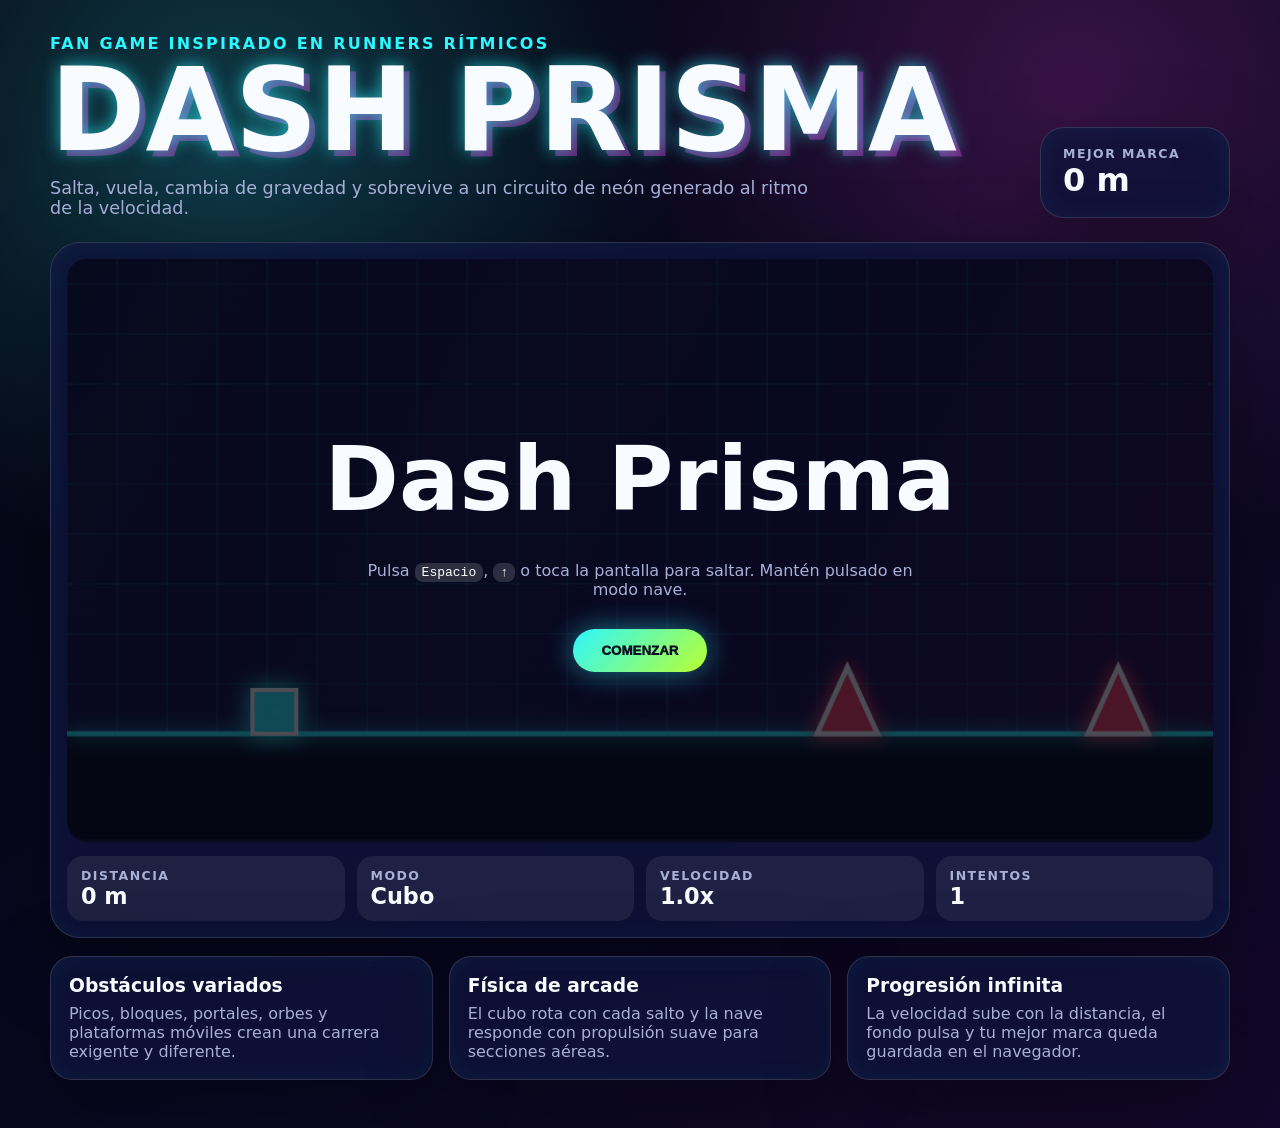
<file: index.html>
<!doctype html>
<html lang="es">
  <head>
    <meta charset="UTF-8" />
    <meta name="viewport" content="width=device-width, initial-scale=1.0" />
    <title>Dash Prisma</title>
    <link rel="stylesheet" href="styles.css" />
  </head>
  <body>
    <main class="shell">
      <section class="hero">
        <div>
          <p class="eyebrow">Fan game inspirado en runners rítmicos</p>
          <h1>Dash Prisma</h1>
          <p class="subtitle">
            Salta, vuela, cambia de gravedad y sobrevive a un circuito de neón generado al ritmo de la velocidad.
          </p>
        </div>
        <div class="score-card">
          <span>Mejor marca</span>
          <strong id="bestScore">0 m</strong>
        </div>
      </section>

      <section class="game-card">
        <canvas id="game" width="1100" height="560" aria-label="Juego Dash Prisma"></canvas>
        <div class="hud">
          <div><span>Distancia</span><strong id="score">0 m</strong></div>
          <div><span>Modo</span><strong id="mode">Cubo</strong></div>
          <div><span>Velocidad</span><strong id="speed">1.0x</strong></div>
          <div><span>Intentos</span><strong id="attempts">1</strong></div>
        </div>
        <div id="overlay" class="overlay">
          <h2>Dash Prisma</h2>
          <p>
            Pulsa <kbd>Espacio</kbd>, <kbd>↑</kbd> o toca la pantalla para saltar. Mantén pulsado en modo nave.
          </p>
          <button id="startButton">Comenzar</button>
        </div>
      </section>

      <section class="features">
        <article>
          <h3>Obstáculos variados</h3>
          <p>Picos, bloques, portales, orbes y plataformas móviles crean una carrera exigente y diferente.</p>
        </article>
        <article>
          <h3>Física de arcade</h3>
          <p>El cubo rota con cada salto y la nave responde con propulsión suave para secciones aéreas.</p>
        </article>
        <article>
          <h3>Progresión infinita</h3>
          <p>La velocidad sube con la distancia, el fondo pulsa y tu mejor marca queda guardada en el navegador.</p>
        </article>
      </section>
    </main>
    <script src="game.js"></script>
  </body>
</html>
</file>
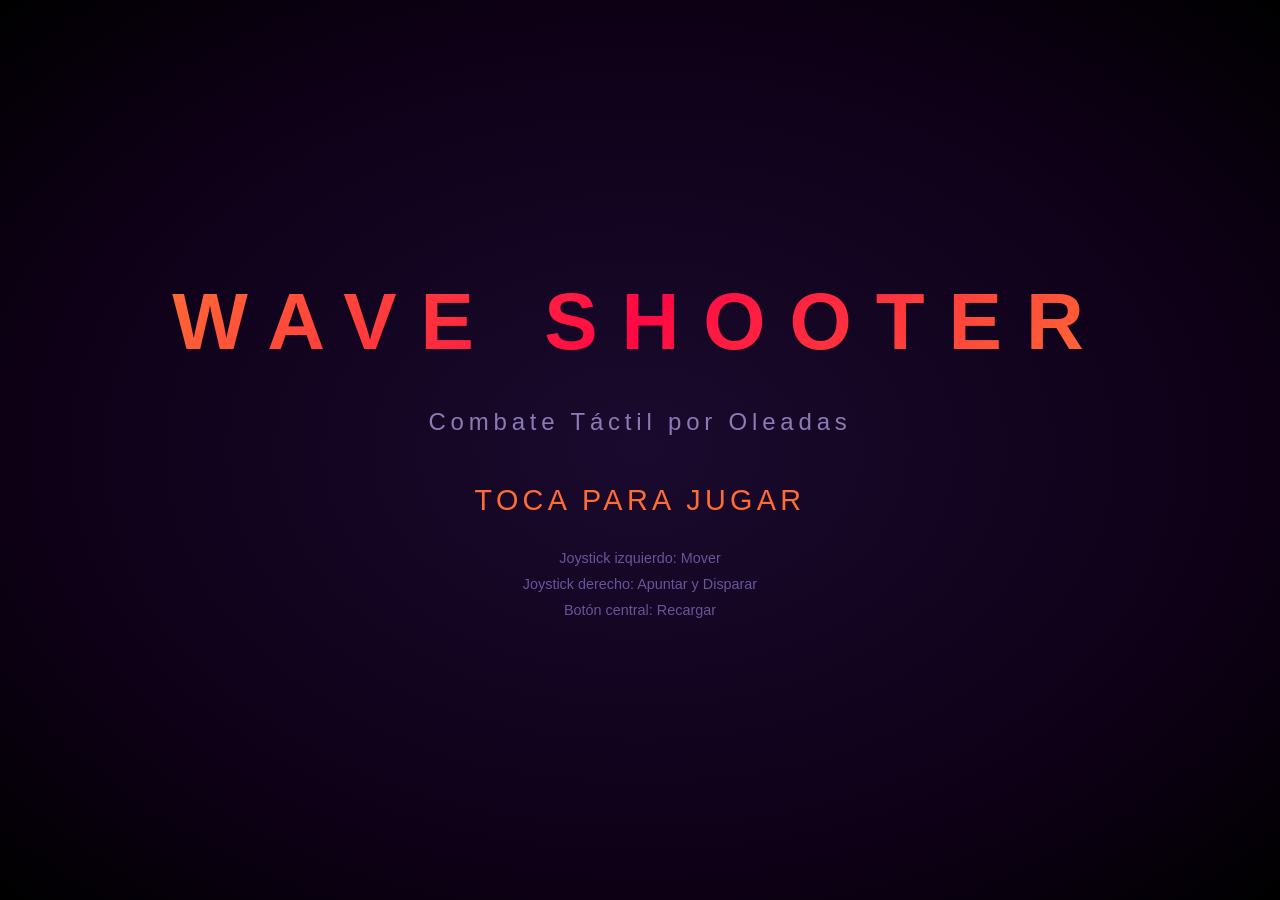
<file: wave-shooter/index.html>
<!DOCTYPE html>
<html lang="es">
<head>
<meta charset="UTF-8">
<meta name="viewport" content="width=device-width, initial-scale=1.0, user-scalable=no, maximum-scale=1.0">
<title>Wave Shooter - Tactile Combat</title>
<style>
* { margin: 0; padding: 0; box-sizing: border-box; }
html, body {
  width: 100%; height: 100%;
  overflow: hidden;
  background: #000;
  touch-action: none;
  -webkit-touch-callout: none;
  -webkit-user-select: none;
  user-select: none;
}
canvas {
  display: block;
  width: 100%; height: 100%;
  image-rendering: pixelated;
}
#startScreen {
  position: absolute; top: 0; left: 0; width: 100%; height: 100%;
  display: flex; flex-direction: column; align-items: center; justify-content: center;
  background: radial-gradient(ellipse at center, #1a0a2e 0%, #0d0015 70%, #000 100%);
  z-index: 10;
  font-family: 'Segoe UI', sans-serif;
  color: #fff;
  cursor: pointer;
}
#startScreen h1 {
  font-size: clamp(2rem, 8vw, 5rem);
  text-transform: uppercase;
  letter-spacing: 0.3em;
  background: linear-gradient(135deg, #ff6b35, #ff0844, #ff6b35);
  -webkit-background-clip: text; -webkit-text-fill-color: transparent;
  text-shadow: none;
  animation: pulse 2s ease-in-out infinite;
  margin-bottom: 0.5em;
}
#startScreen .subtitle {
  font-size: clamp(0.8rem, 3vw, 1.5rem);
  color: #8a7ab5;
  letter-spacing: 0.2em;
  margin-bottom: 2em;
}
#startScreen .tap-text {
  font-size: clamp(1rem, 4vw, 1.8rem);
  color: #ff6b35;
  animation: blink 1.5s ease-in-out infinite;
  letter-spacing: 0.15em;
}
#startScreen .controls-info {
  margin-top: 2em; font-size: clamp(0.6rem, 2vw, 0.9rem);
  color: #665599; text-align: center; line-height: 1.8;
}
@keyframes pulse {
  0%, 100% { transform: scale(1); }
  50% { transform: scale(1.05); }
}
@keyframes blink {
  0%, 100% { opacity: 1; }
  50% { opacity: 0.3; }
}
#gameOverScreen {
  position: absolute; top: 0; left: 0; width: 100%; height: 100%;
  display: none; flex-direction: column; align-items: center; justify-content: center;
  background: rgba(0,0,0,0.85);
  z-index: 10;
  font-family: 'Segoe UI', sans-serif;
  color: #fff;
  cursor: pointer;
}
#gameOverScreen h1 {
  font-size: clamp(2rem, 8vw, 4rem);
  color: #ff0844;
  text-transform: uppercase;
  letter-spacing: 0.2em;
  margin-bottom: 0.5em;
}
#gameOverScreen .stats {
  font-size: clamp(0.9rem, 3vw, 1.3rem);
  color: #aaa; line-height: 2;
  text-align: center;
}
#gameOverScreen .stats span { color: #ff6b35; font-weight: bold; }
#gameOverScreen .restart-text {
  margin-top: 2em;
  font-size: clamp(1rem, 3vw, 1.5rem);
  color: #ff6b35;
  animation: blink 1.5s ease-in-out infinite;
}
#shopScreen {
  position: absolute; top: 0; left: 0; width: 100%; height: 100%;
  display: none; flex-direction: column; align-items: center; justify-content: center;
  background: rgba(0,0,0,0.9);
  z-index: 10;
  font-family: 'Segoe UI', sans-serif;
  color: #fff;
}
#shopScreen h2 {
  font-size: clamp(1.5rem, 5vw, 3rem);
  color: #ffcc00;
  text-transform: uppercase;
  letter-spacing: 0.2em;
  margin-bottom: 0.3em;
}
#shopScreen .shop-money {
  font-size: clamp(0.9rem, 3vw, 1.3rem);
  color: #ffcc00;
  margin-bottom: 1em;
}
#shopItems {
  display: flex; flex-wrap: wrap; justify-content: center;
  gap: 10px; max-width: 900px; padding: 0 10px;
  overflow-y: auto; max-height: 60vh;
}
.shop-item {
  background: rgba(255,255,255,0.05);
  border: 2px solid #333;
  border-radius: 12px;
  padding: 12px 16px;
  width: clamp(130px, 40vw, 200px);
  text-align: center;
  cursor: pointer;
  transition: all 0.2s;
}
.shop-item:hover, .shop-item:active {
  border-color: #ff6b35;
  background: rgba(255,107,53,0.1);
  transform: scale(1.03);
}
.shop-item.owned { border-color: #00cc66; }
.shop-item.equipped { border-color: #00ccff; background: rgba(0,204,255,0.1); }
.shop-item .item-name { font-size: 0.9rem; font-weight: bold; color: #fff; }
.shop-item .item-desc { font-size: 0.65rem; color: #888; margin: 4px 0; }
.shop-item .item-price { font-size: 0.85rem; color: #ffcc00; font-weight: bold; }
.shop-item .item-price.free { color: #00cc66; }
#shopContinue {
  margin-top: 1.2em;
  padding: 12px 40px;
  font-size: clamp(1rem, 3vw, 1.4rem);
  background: linear-gradient(135deg, #ff6b35, #ff0844);
  color: #fff; border: none; border-radius: 30px;
  cursor: pointer; text-transform: uppercase;
  letter-spacing: 0.1em;
  font-weight: bold;
}
</style>
</head>
<body>

<div id="startScreen">
  <h1>Wave Shooter</h1>
  <div class="subtitle">Combate T&aacute;ctil por Oleadas</div>
  <div class="tap-text">TOCA PARA JUGAR</div>
  <div class="controls-info">
    Joystick izquierdo: Mover<br>
    Joystick derecho: Apuntar y Disparar<br>
    Bot&oacute;n central: Recargar
  </div>
</div>

<div id="gameOverScreen">
  <h1>Game Over</h1>
  <div class="stats">
    Oleada alcanzada: <span id="goWave">0</span><br>
    Enemigos eliminados: <span id="goKills">0</span><br>
    Puntuaci&oacute;n: <span id="goScore">0</span><br>
    Tiempo: <span id="goTime">0:00</span>
  </div>
  <div class="restart-text">TOCA PARA REINICIAR</div>
</div>

<div id="shopScreen">
  <h2>Armero</h2>
  <div class="shop-money">Dinero: $<span id="shopMoney">0</span></div>
  <div id="shopItems"></div>
  <button id="shopContinue">Siguiente Oleada &rarr;</button>
</div>

<canvas id="gameCanvas"></canvas>

<script>
// ============================================================
// WAVE SHOOTER - Complete Touch Wave Shooter Game
// ============================================================

const canvas = document.getElementById('gameCanvas');
const ctx = canvas.getContext('2d');
const startScreen = document.getElementById('startScreen');
const gameOverScreen = document.getElementById('gameOverScreen');
const shopScreen = document.getElementById('shopScreen');

// --- Resize ---
function resize() {
  canvas.width = window.innerWidth;
  canvas.height = window.innerHeight;
}
window.addEventListener('resize', resize);
resize();

// --- Constants ---
const TWO_PI = Math.PI * 2;
const DEG = Math.PI / 180;

// --- Utility ---
function dist(a, b) { return Math.hypot(a.x - b.x, a.y - b.y); }
function angle(a, b) { return Math.atan2(b.y - a.y, b.x - a.x); }
function lerp(a, b, t) { return a + (b - a) * t; }
function rand(min, max) { return Math.random() * (max - min) + min; }
function randInt(min, max) { return Math.floor(rand(min, max + 1)); }
function clamp(v, min, max) { return Math.max(min, Math.min(max, v)); }
function choice(arr) { return arr[Math.floor(Math.random() * arr.length)]; }
function hexToRgba(hex, alpha) {
  const r = parseInt(hex.slice(1, 3), 16);
  const g = parseInt(hex.slice(3, 5), 16);
  const b = parseInt(hex.slice(5, 7), 16);
  return `rgba(${r},${g},${b},${alpha})`;
}

// Arena bounds
const ARENA_SIZE = 3000;

// --- Colors ---
const COLORS = {
  bg: '#0d0015',
  player: '#00ccff',
  playerGlow: 'rgba(0,204,255,0.3)',
  bullet: '#ffcc00',
  bulletGlow: 'rgba(255,204,0,0.4)',
  enemyBasic: '#ff3344',
  enemyFast: '#ff8800',
  enemyTank: '#aa22ff',
  enemyShooter: '#ff0088',
  enemyBoss: '#ff0000',
  healthBar: '#00ff66',
  healthBarBg: 'rgba(255,255,255,0.1)',
  shield: 'rgba(0,150,255,0.3)',
  xp: '#ffcc00',
  ammo: '#00ff66',
  health: '#ff3344',
  speed: '#00ccff',
  damage: '#ff8800',
  grid: 'rgba(255,255,255,0.03)',
};

// --- Weapon Definitions ---
const WEAPONS = {
  pistol: {
    name: 'Pistola',
    desc: 'Fiable y precisa',
    fireRate: 350, damage: 15, speed: 12, spread: 3,
    ammoMax: 999, reloadTime: 1000, bulletsPerShot: 1,
    bulletSize: 3, color: '#ffcc00', price: 0, penetration: 0,
    knockback: 2, explosive: false, auto: false
  },
  smg: {
    name: 'Subfusil',
    desc: 'Alta cadencia de fuego',
    fireRate: 100, damage: 8, speed: 14, spread: 8,
    ammoMax: 45, reloadTime: 1500, bulletsPerShot: 1,
    bulletSize: 2, color: '#ff8800', price: 500, penetration: 0,
    knockback: 1, explosive: false, auto: true
  },
  shotgun: {
    name: 'Escopeta',
    desc: 'Devastadora a corta distancia',
    fireRate: 700, damage: 12, speed: 10, spread: 25,
    ammoMax: 8, reloadTime: 2000, bulletsPerShot: 7,
    bulletSize: 3, color: '#ff4444', price: 800, penetration: 0,
    knockback: 5, explosive: false, auto: false
  },
  rifle: {
    name: 'Rifle',
    desc: 'Alta penetraci\u00f3n y da\u00f1o',
    fireRate: 200, damage: 30, speed: 18, spread: 2,
    ammoMax: 30, reloadTime: 2200, bulletsPerShot: 1,
    bulletSize: 4, color: '#00ffcc', price: 1200, penetration: 2,
    knockback: 4, explosive: false, auto: true
  },
  rocket: {
    name: 'Lanzacohetes',
    desc: 'Da\u00f1o en \u00e1rea explosivo',
    fireRate: 1200, damage: 80, speed: 7, spread: 5,
    ammoMax: 5, reloadTime: 3000, bulletsPerShot: 1,
    bulletSize: 6, color: '#ff0066', price: 2000, penetration: 0,
    knockback: 10, explosive: true, auto: false
  },
  laser: {
    name: 'L\u00e1ser',
    desc: 'Rayo continuo de energ\u00eda',
    fireRate: 50, damage: 5, speed: 25, spread: 1,
    ammoMax: 100, reloadTime: 2500, bulletsPerShot: 1,
    bulletSize: 2, color: '#00ff00', price: 3000, penetration: 5,
    knockback: 0, explosive: false, auto: true
  },
  minigun: {
    name: 'Minigun',
    desc: 'Fuego devastador continuo',
    fireRate: 60, damage: 7, speed: 16, spread: 12,
    ammoMax: 200, reloadTime: 4000, bulletsPerShot: 1,
    bulletSize: 2, color: '#ffaa00', price: 4000, penetration: 0,
    knockback: 1, explosive: false, auto: true
  }
};

// --- Upgrade Definitions ---
const UPGRADES = [
  { id: 'maxHp', name: 'Vida M\u00e1x +25', desc: 'Aumenta vida m\u00e1xima', price: 300, max: 10, apply: (p) => { p.maxHp += 25; p.hp = Math.min(p.hp + 25, p.maxHp); }},
  { id: 'armor', name: 'Armadura +5%', desc: 'Reduce da\u00f1o recibido', price: 400, max: 10, apply: (p) => { p.armor = Math.min(p.armor + 0.05, 0.5); }},
  { id: 'speed', name: 'Velocidad +0.5', desc: 'Mueve m\u00e1s r\u00e1pido', price: 350, max: 8, apply: (p) => { p.speed += 0.5; }},
  { id: 'regen', name: 'Regeneraci\u00f3n +1', desc: 'Recupera vida lentamente', price: 500, max: 5, apply: (p) => { p.regen += 1; }},
  { id: 'magnet', name: 'Im\u00e1n +20px', desc: 'Recoge drops m\u00e1s lejos', price: 250, max: 8, apply: (p) => { p.magnetRange += 20; }},
  { id: 'crit', name: 'Cr\u00edtico +5%', desc: 'Probabilidad de da\u00f1o cr\u00edtico', price: 600, max: 10, apply: (p) => { p.critChance = Math.min(p.critChance + 0.05, 0.5); }},
];

// --- Enemy Types ---
function getEnemyTypes(wave) {
  const types = [
    {
      type: 'basic', name: 'Drone', color: COLORS.enemyBasic,
      hp: 20 + wave * 5, speed: 1.5 + wave * 0.05, size: 14,
      damage: 10, score: 10, money: 5, xp: 5
    },
    {
      type: 'fast', name: 'Veloz', color: COLORS.enemyFast,
      hp: 12 + wave * 3, speed: 3 + wave * 0.08, size: 10,
      damage: 8, score: 15, money: 8, xp: 8
    },
  ];
  if (wave >= 3) types.push({
    type: 'tank', name: 'Tanque', color: COLORS.enemyTank,
    hp: 80 + wave * 15, speed: 0.8 + wave * 0.02, size: 22,
    damage: 20, score: 30, money: 15, xp: 15
  });
  if (wave >= 5) types.push({
    type: 'shooter', name: 'Tirador', color: COLORS.enemyShooter,
    hp: 30 + wave * 5, speed: 1.2 + wave * 0.03, size: 15,
    damage: 12, score: 25, money: 12, xp: 12,
    shoots: true, fireRate: 2000, bulletSpeed: 5, bulletDamage: 8
  });
  return types;
}

function getBossData(wave) {
  const tier = Math.floor(wave / 5);
  return {
    type: 'boss', name: 'JEFE Nv.' + tier, color: COLORS.enemyBoss,
    hp: 300 + tier * 200, speed: 0.7 + tier * 0.1, size: 40 + tier * 5,
    damage: 30 + tier * 5, score: 200 + tier * 100, money: 100 + tier * 50, xp: 50 + tier * 25,
    shoots: true, fireRate: 1500 - tier * 50, bulletSpeed: 4 + tier * 0.5, bulletDamage: 15 + tier * 3,
    isBoss: true
  };
}

// ============================================================
// GAME STATE
// ============================================================
let gameState = 'start'; // start, playing, shop, gameover
let camera = { x: 0, y: 0 };
let screenShake = { x: 0, y: 0, intensity: 0, decay: 0.9 };
let gameTime = 0;
let lastTime = 0;
let dt = 0;

// Player
let player = {};
// Arrays
let bullets = [];
let enemyBullets = [];
let enemies = [];
let particles = [];
let pickups = [];
let damageNumbers = [];
let trails = [];

// Wave
let wave = 0;
let enemiesRemaining = 0;
let enemiesSpawned = 0;
let enemiesToSpawn = 0;
let spawnTimer = 0;
let waveDelay = 0;
let waveTextTimer = 0;
let waveTextAlpha = 0;

// Stats
let totalKills = 0;
let totalScore = 0;

// Touch
let touches = {};
let moveJoystick = { active: false, id: -1, sx: 0, sy: 0, cx: 0, cy: 0, dx: 0, dy: 0 };
let aimJoystick = { active: false, id: -1, sx: 0, sy: 0, cx: 0, cy: 0, dx: 0, dy: 0 };
let reloadTap = false;

// Mouse fallback
let mouseDown = false;
let mouseX = 0, mouseY = 0;
let keys = {};

// Owned weapons
let ownedWeapons = ['pistol'];
let currentWeaponIndex = 0;
let upgradeLevels = {};

function initPlayer() {
  player = {
    x: canvas.width / 2,
    y: canvas.height / 2,
    angle: 0,
    speed: 4,
    size: 16,
    hp: 100,
    maxHp: 100,
    armor: 0,
    regen: 0,
    regenTimer: 0,
    magnetRange: 60,
    critChance: 0.05,
    weapon: 'pistol',
    ammo: WEAPONS.pistol.ammoMax,
    reloading: false,
    reloadTimer: 0,
    fireTimer: 0,
    alive: true,
    invincible: 0,
    money: 0,
    dashCooldown: 0,
    dashing: false,
    dashTimer: 0,
    dashDx: 0,
    dashDy: 0,
    speedBoostTimer: 0,
    damageBoost: 1,
    damageBoostTimer: 0,
  };
}

function resetGame() {
  initPlayer();
  bullets = [];
  enemyBullets = [];
  enemies = [];
  particles = [];
  pickups = [];
  damageNumbers = [];
  trails = [];
  wave = 0;
  enemiesRemaining = 0;
  enemiesSpawned = 0;
  enemiesToSpawn = 0;
  spawnTimer = 0;
  waveDelay = 2000;
  waveTextTimer = 0;
  waveTextAlpha = 0;
  totalKills = 0;
  totalScore = 0;
  gameTime = 0;
  ownedWeapons = ['pistol'];
  currentWeaponIndex = 0;
  upgradeLevels = {};
  camera = { x: 0, y: 0 };
}

// ============================================================
// TOUCH INPUT
// ============================================================
const JOYSTICK_RADIUS = 55;
const JOYSTICK_DEAD = 8;

canvas.addEventListener('touchstart', handleTouchStart, { passive: false });
canvas.addEventListener('touchmove', handleTouchMove, { passive: false });
canvas.addEventListener('touchend', handleTouchEnd, { passive: false });
canvas.addEventListener('touchcancel', handleTouchEnd, { passive: false });

function handleTouchStart(e) {
  e.preventDefault();
  for (let t of e.changedTouches) {
    const x = t.clientX;
    const y = t.clientY;
    const halfW = canvas.width / 2;

    // Reload button (center bottom area)
    if (x > halfW - 60 && x < halfW + 60 && y > canvas.height - 80) {
      reloadTap = true;
      continue;
    }

    // Weapon switch buttons (bottom center area)
    if (ownedWeapons.length > 1) {
      const rbX = halfW;
      const rbY = canvas.height - 45;
      if (Math.hypot(x - (rbX - 75), y - rbY) < 28) {
        switchWeapon(-1);
        continue;
      }
      if (Math.hypot(x - (rbX + 75), y - rbY) < 28) {
        switchWeapon(1);
        continue;
      }
    }

    if (x < halfW && !moveJoystick.active) {
      moveJoystick.active = true;
      moveJoystick.id = t.identifier;
      moveJoystick.sx = x;
      moveJoystick.sy = y;
      moveJoystick.cx = x;
      moveJoystick.cy = y;
      moveJoystick.dx = 0;
      moveJoystick.dy = 0;
    } else if (x >= halfW && !aimJoystick.active) {
      aimJoystick.active = true;
      aimJoystick.id = t.identifier;
      aimJoystick.sx = x;
      aimJoystick.sy = y;
      aimJoystick.cx = x;
      aimJoystick.cy = y;
      aimJoystick.dx = 0;
      aimJoystick.dy = 0;
    }
  }
}

function handleTouchMove(e) {
  e.preventDefault();
  for (let t of e.changedTouches) {
    if (t.identifier === moveJoystick.id) {
      moveJoystick.cx = t.clientX;
      moveJoystick.cy = t.clientY;
      let ddx = moveJoystick.cx - moveJoystick.sx;
      let ddy = moveJoystick.cy - moveJoystick.sy;
      let d = Math.hypot(ddx, ddy);
      if (d > JOYSTICK_RADIUS) { ddx *= JOYSTICK_RADIUS / d; ddy *= JOYSTICK_RADIUS / d; }
      moveJoystick.dx = ddx;
      moveJoystick.dy = ddy;
    }
    if (t.identifier === aimJoystick.id) {
      aimJoystick.cx = t.clientX;
      aimJoystick.cy = t.clientY;
      let ddx = aimJoystick.cx - aimJoystick.sx;
      let ddy = aimJoystick.cy - aimJoystick.sy;
      let d = Math.hypot(ddx, ddy);
      if (d > JOYSTICK_RADIUS) { ddx *= JOYSTICK_RADIUS / d; ddy *= JOYSTICK_RADIUS / d; }
      aimJoystick.dx = ddx;
      aimJoystick.dy = ddy;
    }
  }
}

function handleTouchEnd(e) {
  e.preventDefault();
  for (let t of e.changedTouches) {
    if (t.identifier === moveJoystick.id) {
      moveJoystick.active = false;
      moveJoystick.id = -1;
      moveJoystick.dx = 0;
      moveJoystick.dy = 0;
    }
    if (t.identifier === aimJoystick.id) {
      aimJoystick.active = false;
      aimJoystick.id = -1;
      aimJoystick.dx = 0;
      aimJoystick.dy = 0;
    }
  }
}

// --- Mouse/Keyboard Fallback ---
window.addEventListener('keydown', (e) => { keys[e.key.toLowerCase()] = true; });
window.addEventListener('keyup', (e) => { keys[e.key.toLowerCase()] = false; });
canvas.addEventListener('mousedown', (e) => { mouseDown = true; mouseX = e.clientX; mouseY = e.clientY; });
canvas.addEventListener('mousemove', (e) => { mouseX = e.clientX; mouseY = e.clientY; });
canvas.addEventListener('mouseup', () => { mouseDown = false; });
window.addEventListener('keydown', (e) => {
  if (e.key.toLowerCase() === 'r') reloadTap = true;
  if (e.key === 'q' || e.key === 'Q') switchWeapon(-1);
  if (e.key === 'e' || e.key === 'E') switchWeapon(1);
});

// --- Screens ---
startScreen.addEventListener('click', startGame);
startScreen.addEventListener('touchstart', (e) => { e.preventDefault(); startGame(); });
gameOverScreen.addEventListener('click', () => { gameOverScreen.style.display = 'none'; resetGame(); gameState = 'start'; startScreen.style.display = 'flex'; });
gameOverScreen.addEventListener('touchstart', (e) => { e.preventDefault(); gameOverScreen.style.display = 'none'; resetGame(); gameState = 'start'; startScreen.style.display = 'flex'; });
document.getElementById('shopContinue').addEventListener('click', closeShop);
document.getElementById('shopContinue').addEventListener('touchstart', (e) => { e.preventDefault(); closeShop(); });

function startGame() {
  startScreen.style.display = 'none';
  resetGame();
  gameState = 'playing';
  lastTime = performance.now();
  requestAnimationFrame(gameLoop);
}

function switchWeapon(dir) {
  if (ownedWeapons.length <= 1) return;
  currentWeaponIndex = (currentWeaponIndex + dir + ownedWeapons.length) % ownedWeapons.length;
  player.weapon = ownedWeapons[currentWeaponIndex];
  player.ammo = WEAPONS[player.weapon].ammoMax;
  player.reloading = false;
  player.reloadTimer = 0;
}

// ============================================================
// SHOP
// ============================================================
function openShop() {
  gameState = 'shop';
  shopScreen.style.display = 'flex';
  document.getElementById('shopMoney').textContent = player.money;
  renderShopItems();
}

function closeShop() {
  shopScreen.style.display = 'none';
  gameState = 'playing';
  startNextWave();
}

function renderShopItems() {
  const container = document.getElementById('shopItems');
  container.innerHTML = '';

  // Weapons
  for (let key in WEAPONS) {
    const w = WEAPONS[key];
    const owned = ownedWeapons.includes(key);
    const equipped = player.weapon === key;
    const div = document.createElement('div');
    div.className = 'shop-item' + (equipped ? ' equipped' : owned ? ' owned' : '');
    div.innerHTML = `
      <div class="item-name">${w.name}</div>
      <div class="item-desc">${w.desc}</div>
      <div class="item-price ${owned ? 'free' : ''}">${owned ? (equipped ? 'EQUIPADA' : 'EQUIPAR') : '$' + w.price}</div>
    `;
    div.addEventListener('click', () => {
      if (owned) {
        player.weapon = key;
        currentWeaponIndex = ownedWeapons.indexOf(key);
        player.ammo = WEAPONS[key].ammoMax;
        player.reloading = false;
      } else if (player.money >= w.price) {
        player.money -= w.price;
        ownedWeapons.push(key);
        player.weapon = key;
        currentWeaponIndex = ownedWeapons.indexOf(key);
        player.ammo = WEAPONS[key].ammoMax;
        player.reloading = false;
      }
      document.getElementById('shopMoney').textContent = player.money;
      renderShopItems();
    });
    div.addEventListener('touchstart', (e) => { e.preventDefault(); div.click(); });
    container.appendChild(div);
  }

  // Upgrades
  for (let u of UPGRADES) {
    const level = upgradeLevels[u.id] || 0;
    if (level >= u.max) continue;
    const price = u.price + level * 100;
    const div = document.createElement('div');
    div.className = 'shop-item';
    div.innerHTML = `
      <div class="item-name">${u.name}</div>
      <div class="item-desc">${u.desc} (Nv.${level})</div>
      <div class="item-price">$${price}</div>
    `;
    div.addEventListener('click', () => {
      const currentPrice = u.price + (upgradeLevels[u.id] || 0) * 100;
      if (player.money >= currentPrice) {
        player.money -= currentPrice;
        upgradeLevels[u.id] = (upgradeLevels[u.id] || 0) + 1;
        u.apply(player);
      }
      document.getElementById('shopMoney').textContent = player.money;
      renderShopItems();
    });
    div.addEventListener('touchstart', (e) => { e.preventDefault(); div.click(); });
    container.appendChild(div);
  }
}

// ============================================================
// WAVE SYSTEM
// ============================================================
function startNextWave() {
  wave++;
  const isBossWave = wave % 5 === 0;
  if (isBossWave) {
    enemiesToSpawn = Math.floor(5 + wave * 0.5);
  } else {
    enemiesToSpawn = Math.floor(8 + wave * 2.5);
  }
  enemiesSpawned = 0;
  enemiesRemaining = enemiesToSpawn + (isBossWave ? 1 : 0);
  spawnTimer = 0;
  waveTextTimer = 3000;
  waveTextAlpha = 1;
}

function spawnEnemy() {
  const types = getEnemyTypes(wave);
  const template = choice(types);
  const edge = randInt(0, 3);
  let x, y;
  const margin = 80;
  switch (edge) {
    case 0: x = rand(-margin, canvas.width + margin); y = -margin; break;
    case 1: x = canvas.width + margin; y = rand(-margin, canvas.height + margin); break;
    case 2: x = rand(-margin, canvas.width + margin); y = canvas.height + margin; break;
    default: x = -margin; y = rand(-margin, canvas.height + margin); break;
  }
  enemies.push({
    ...template,
    x: x + camera.x,
    y: y + camera.y,
    maxHp: template.hp,
    angle: 0,
    fireTimer: 0,
    hitFlash: 0,
    spawnAnim: 1,
  });
}

function spawnBoss() {
  const boss = getBossData(wave);
  enemies.push({
    ...boss,
    x: player.x + (Math.random() > 0.5 ? 1 : -1) * (canvas.width / 2 + 100),
    y: player.y + rand(-200, 200),
    maxHp: boss.hp,
    angle: 0,
    fireTimer: 0,
    hitFlash: 0,
    spawnAnim: 1,
    phaseTimer: 0,
    phase: 0,
  });
}

// ============================================================
// PARTICLES
// ============================================================
function spawnParticles(x, y, color, count, speed, life, size) {
  for (let i = 0; i < count; i++) {
    const a = rand(0, TWO_PI);
    const s = rand(speed * 0.3, speed);
    particles.push({
      x, y, vx: Math.cos(a) * s, vy: Math.sin(a) * s,
      life: rand(life * 0.5, life), maxLife: life,
      size: rand(size * 0.5, size), color,
      decay: rand(0.95, 0.99)
    });
  }
}

function spawnExplosion(x, y, radius) {
  spawnParticles(x, y, '#ff4400', 30, 6, 600, 5);
  spawnParticles(x, y, '#ffaa00', 20, 4, 400, 4);
  spawnParticles(x, y, '#ff0000', 10, 3, 300, 3);
  screenShake.intensity = 12;

  // Damage enemies in radius
  for (let e of enemies) {
    const d = dist({ x, y }, e);
    if (d < radius) {
      const dmg = Math.floor(80 * (1 - d / radius));
      damageEnemy(e, dmg, false);
    }
  }
}

function spawnDamageNumber(x, y, value, color, crit) {
  damageNumbers.push({
    x, y, value: Math.round(value), color,
    life: 800, maxLife: 800,
    vy: -2, size: crit ? 20 : 14,
    crit
  });
}

function spawnMuzzleFlash(x, y, angle, color) {
  for (let i = 0; i < 5; i++) {
    const a = angle + rand(-0.3, 0.3);
    const s = rand(3, 7);
    particles.push({
      x, y, vx: Math.cos(a) * s, vy: Math.sin(a) * s,
      life: 100, maxLife: 100,
      size: rand(2, 4), color,
      decay: 0.9
    });
  }
}

function spawnPickup(x, y, type) {
  pickups.push({
    x, y, type, life: 10000, maxLife: 10000,
    bobTimer: rand(0, TWO_PI), size: 10,
  });
}

// ============================================================
// SHOOTING
// ============================================================
function fireWeapon() {
  const w = WEAPONS[player.weapon];
  if (player.reloading) return;
  if (player.ammo <= 0) {
    startReload();
    return;
  }
  if (player.fireTimer > 0) return;

  player.fireTimer = w.fireRate;
  player.ammo--;

  const baseAngle = player.angle;
  for (let i = 0; i < w.bulletsPerShot; i++) {
    const spread = (w.spread * DEG) * (Math.random() - 0.5);
    const a = baseAngle + spread;
    const ox = Math.cos(player.angle) * player.size;
    const oy = Math.sin(player.angle) * player.size;
    bullets.push({
      x: player.x + ox,
      y: player.y + oy,
      vx: Math.cos(a) * w.speed,
      vy: Math.sin(a) * w.speed,
      damage: w.damage * (player.damageBoost || 1),
      size: w.bulletSize,
      color: w.color,
      life: 1500,
      penetration: w.penetration,
      knockback: w.knockback,
      explosive: w.explosive,
    });
  }

  spawnMuzzleFlash(
    player.x + Math.cos(player.angle) * player.size,
    player.y + Math.sin(player.angle) * player.size,
    player.angle, w.color
  );

  screenShake.intensity = Math.max(screenShake.intensity, w.explosive ? 6 : 2);

  if (player.ammo <= 0) startReload();
}

function startReload() {
  if (player.reloading) return;
  const w = WEAPONS[player.weapon];
  if (player.ammo >= w.ammoMax) return;
  player.reloading = true;
  player.reloadTimer = w.reloadTime;
}

function damageEnemy(enemy, dmg, isCrit) {
  enemy.hp -= dmg;
  enemy.hitFlash = 150;
  const color = isCrit ? '#ff0' : '#fff';
  spawnDamageNumber(enemy.x, enemy.y - enemy.size, dmg, color, isCrit);
  if (enemy.hp <= 0) {
    killEnemy(enemy);
  }
}

function killEnemy(enemy) {
  enemy.alive = false;
  enemiesRemaining--;
  totalKills++;
  totalScore += enemy.score;
  player.money += enemy.money;

  spawnParticles(enemy.x, enemy.y, enemy.color, 15, 4, 500, 4);
  spawnParticles(enemy.x, enemy.y, '#fff', 5, 3, 300, 2);

  if (enemy.isBoss) {
    spawnExplosion(enemy.x, enemy.y, 150);
    for (let i = 0; i < 5; i++) {
      spawnPickup(enemy.x + rand(-40, 40), enemy.y + rand(-40, 40), choice(['health', 'ammo', 'money']));
    }
  }

  // Random drops
  const r = Math.random();
  if (r < 0.15) spawnPickup(enemy.x, enemy.y, 'health');
  else if (r < 0.3) spawnPickup(enemy.x, enemy.y, 'ammo');
  else if (r < 0.35) spawnPickup(enemy.x, enemy.y, 'speed');
  else if (r < 0.4) spawnPickup(enemy.x, enemy.y, 'damage');
}

// ============================================================
// UPDATE
// ============================================================
function update(dt) {
  if (gameState !== 'playing') return;
  gameTime += dt;

  // --- Player Movement ---
  let mx = 0, my = 0;
  if (moveJoystick.active) {
    const d = Math.hypot(moveJoystick.dx, moveJoystick.dy);
    if (d > JOYSTICK_DEAD) {
      mx = moveJoystick.dx / d;
      my = moveJoystick.dy / d;
    }
  }
  // Keyboard fallback
  if (keys['w'] || keys['arrowup']) my -= 1;
  if (keys['s'] || keys['arrowdown']) my += 1;
  if (keys['a'] || keys['arrowleft']) mx -= 1;
  if (keys['d'] || keys['arrowright']) mx += 1;
  if (mx !== 0 || my !== 0) {
    const len = Math.hypot(mx, my);
    mx /= len; my /= len;
  }

  if (!player.dashing) {
    player.x += mx * player.speed;
    player.y += my * player.speed;
  } else {
    player.x += player.dashDx * 12;
    player.y += player.dashDy * 12;
    player.dashTimer -= dt;
    if (player.dashTimer <= 0) player.dashing = false;
  }

  // Arena bounds
  player.x = clamp(player.x, -ARENA_SIZE, ARENA_SIZE);
  player.y = clamp(player.y, -ARENA_SIZE, ARENA_SIZE);

  // --- Aiming ---
  if (aimJoystick.active) {
    const d = Math.hypot(aimJoystick.dx, aimJoystick.dy);
    if (d > JOYSTICK_DEAD) {
      player.angle = Math.atan2(aimJoystick.dy, aimJoystick.dx);
      fireWeapon();
    }
  } else if (mouseDown) {
    const worldMX = mouseX + camera.x;
    const worldMY = mouseY + camera.y;
    player.angle = angle(player, { x: worldMX, y: worldMY });
    fireWeapon();
  }

  // Auto-fire for auto weapons with keyboard
  if (!aimJoystick.active && !mouseDown && WEAPONS[player.weapon].auto) {
    let nearest = null;
    let nearDist = 400;
    for (let e of enemies) {
      if (e.alive === false) continue;
      const d = dist(player, e);
      if (d < nearDist) {
        nearDist = d;
        nearest = e;
      }
    }
    if (nearest) {
      player.angle = angle(player, nearest);
      fireWeapon();
    }
  }

  // Reload
  if (reloadTap) {
    startReload();
    reloadTap = false;
  }
  if (player.reloading) {
    player.reloadTimer -= dt;
    if (player.reloadTimer <= 0) {
      player.reloading = false;
      player.ammo = WEAPONS[player.weapon].ammoMax;
    }
  }
  if (player.fireTimer > 0) player.fireTimer -= dt;
  if (player.invincible > 0) player.invincible -= dt;
  if (player.dashCooldown > 0) player.dashCooldown -= dt;

  // Speed boost timer
  if (player.speedBoostTimer > 0) {
    player.speedBoostTimer -= dt;
    if (player.speedBoostTimer <= 0) {
      player.speed -= 0.3;
      player.speedBoostTimer = 0;
    }
  }
  // Damage boost timer
  if (player.damageBoostTimer > 0) {
    player.damageBoostTimer -= dt;
    if (player.damageBoostTimer <= 0) {
      player.damageBoost = 1;
      player.damageBoostTimer = 0;
    }
  }

  // Regen
  if (player.regen > 0) {
    player.regenTimer += dt;
    if (player.regenTimer >= 1000) {
      player.regenTimer = 0;
      player.hp = Math.min(player.hp + player.regen, player.maxHp);
    }
  }

  // --- Camera ---
  camera.x = lerp(camera.x, player.x - canvas.width / 2, 0.1);
  camera.y = lerp(camera.y, player.y - canvas.height / 2, 0.1);

  // Screen shake
  if (screenShake.intensity > 0.5) {
    screenShake.x = rand(-screenShake.intensity, screenShake.intensity);
    screenShake.y = rand(-screenShake.intensity, screenShake.intensity);
    screenShake.intensity *= screenShake.decay;
  } else {
    screenShake.x = 0;
    screenShake.y = 0;
    screenShake.intensity = 0;
  }

  // --- Wave Logic ---
  if (waveDelay > 0) {
    waveDelay -= dt;
    if (waveDelay <= 0) {
      startNextWave();
    }
  } else {
    // Spawn enemies
    spawnTimer -= dt;
    if (spawnTimer <= 0 && enemiesSpawned < enemiesToSpawn) {
      const spawnCount = Math.min(3, enemiesToSpawn - enemiesSpawned);
      for (let i = 0; i < spawnCount; i++) {
        spawnEnemy();
        enemiesSpawned++;
      }
      spawnTimer = Math.max(200, 1500 - wave * 30);
    }
    // Spawn boss
    if (wave % 5 === 0 && enemiesSpawned >= enemiesToSpawn) {
      const hasBoss = enemies.some(e => e.isBoss && e.alive !== false);
      if (!hasBoss && enemiesRemaining > 0 && !enemies.some(e => e.isBoss)) {
        spawnBoss();
        enemiesSpawned++;
      }
    }
    // Wave complete
    if (enemiesRemaining <= 0 && enemiesSpawned >= enemiesToSpawn) {
      openShop();
    }
  }

  // Wave text
  if (waveTextTimer > 0) {
    waveTextTimer -= dt;
    waveTextAlpha = clamp(waveTextTimer / 500, 0, 1);
  }

  // --- Update Bullets ---
  for (let i = bullets.length - 1; i >= 0; i--) {
    const b = bullets[i];
    b.x += b.vx;
    b.y += b.vy;
    b.life -= dt;

    // Trail
    if (Math.random() < 0.3) {
      particles.push({
        x: b.x, y: b.y, vx: 0, vy: 0,
        life: 150, maxLife: 150,
        size: b.size * 0.6, color: b.color,
        decay: 0.95
      });
    }

    if (b.life <= 0) { bullets.splice(i, 1); continue; }

    // Hit enemies
    let hit = false;
    for (let e of enemies) {
      if (e.alive === false) continue;
      if (dist(b, e) < e.size + b.size) {
        const isCrit = Math.random() < player.critChance;
        const dmg = isCrit ? b.damage * 2 : b.damage;
        damageEnemy(e, dmg, isCrit);

        // Knockback
        if (b.knockback > 0) {
          const a = angle(b, e);
          e.x += Math.cos(a) * b.knockback;
          e.y += Math.sin(a) * b.knockback;
        }

        if (b.explosive) {
          spawnExplosion(b.x, b.y, 80);
        }

        if (b.penetration > 0) {
          b.penetration--;
          b.damage *= 0.7;
        } else {
          hit = true;
        }
        spawnParticles(b.x, b.y, b.color, 3, 2, 200, 2);
        break;
      }
    }
    if (hit) bullets.splice(i, 1);
  }

  // --- Update Enemy Bullets ---
  for (let i = enemyBullets.length - 1; i >= 0; i--) {
    const b = enemyBullets[i];
    b.x += b.vx;
    b.y += b.vy;
    b.life -= dt;
    if (b.life <= 0) { enemyBullets.splice(i, 1); continue; }

    if (dist(b, player) < player.size + b.size) {
      if (player.invincible <= 0) {
        const dmg = Math.max(1, b.damage * (1 - player.armor));
        player.hp -= dmg;
        spawnDamageNumber(player.x, player.y - player.size, dmg, '#ff4444', false);
        spawnParticles(player.x, player.y, '#ff4444', 5, 3, 300, 3);
        player.invincible = 200;
        screenShake.intensity = 5;
      }
      enemyBullets.splice(i, 1);
    }
  }

  // --- Update Enemies ---
  for (let i = enemies.length - 1; i >= 0; i--) {
    const e = enemies[i];
    if (e.alive === false) { enemies.splice(i, 1); continue; }

    // Spawn animation
    if (e.spawnAnim > 0) {
      e.spawnAnim -= dt / 500;
      continue;
    }

    // Move toward player
    const a = angle(e, player);
    e.angle = a;
    const minDist = e.shoots ? 200 : e.size + player.size;

    if (dist(e, player) > minDist) {
      e.x += Math.cos(a) * e.speed;
      e.y += Math.sin(a) * e.speed;
    }

    // Boss movement pattern
    if (e.isBoss) {
      e.phaseTimer += dt;
      if (e.phaseTimer > 3000) {
        e.phaseTimer = 0;
        e.phase = (e.phase + 1) % 3;
      }
      if (e.phase === 1) {
        e.x += Math.cos(gameTime / 500) * 2;
        e.y += Math.sin(gameTime / 500) * 2;
      }
    }

    // Enemy shooting
    if (e.shoots && e.fireTimer <= 0) {
      const ea = angle(e, player);
      const bSpeed = e.bulletSpeed || 4;
      const bDmg = e.bulletDamage || 8;
      if (e.isBoss && e.phase === 2) {
        // Boss burst fire
        for (let j = 0; j < 8; j++) {
          const ba = ea + (j / 8) * TWO_PI;
          enemyBullets.push({
            x: e.x, y: e.y,
            vx: Math.cos(ba) * bSpeed,
            vy: Math.sin(ba) * bSpeed,
            damage: bDmg, size: 4, color: '#ff0066', life: 2000
          });
        }
      } else {
        enemyBullets.push({
          x: e.x, y: e.y,
          vx: Math.cos(ea) * bSpeed,
          vy: Math.sin(ea) * bSpeed,
          damage: bDmg, size: 3, color: '#ff4466', life: 2000
        });
      }
      e.fireTimer = e.fireRate || 2000;
    }
    if (e.fireTimer > 0) e.fireTimer -= dt;

    // Contact damage
    if (dist(e, player) < e.size + player.size) {
      if (player.invincible <= 0) {
        const dmg = Math.max(1, e.damage * (1 - player.armor));
        player.hp -= dmg;
        spawnDamageNumber(player.x, player.y - player.size, dmg, '#ff4444', false);
        spawnParticles(player.x, player.y, '#ff4444', 8, 4, 400, 3);
        player.invincible = 500;
        screenShake.intensity = 8;
        // Push player back
        const pushAngle = angle(e, player);
        player.x += Math.cos(pushAngle) * 15;
        player.y += Math.sin(pushAngle) * 15;
      }
    }

    e.hitFlash = Math.max(0, e.hitFlash - dt);
  }

  // --- Update Pickups ---
  for (let i = pickups.length - 1; i >= 0; i--) {
    const p = pickups[i];
    p.life -= dt;
    p.bobTimer += dt / 300;
    if (p.life <= 0) { pickups.splice(i, 1); continue; }

    const d = dist(player, p);
    if (d < player.magnetRange) {
      const a = angle(p, player);
      const pullSpeed = 5 * (1 - d / player.magnetRange);
      p.x += Math.cos(a) * pullSpeed;
      p.y += Math.sin(a) * pullSpeed;
    }

    if (d < player.size + p.size) {
      switch (p.type) {
        case 'health':
          player.hp = Math.min(player.hp + 25, player.maxHp);
          spawnParticles(p.x, p.y, '#00ff66', 8, 3, 300, 3);
          break;
        case 'ammo':
          player.ammo = WEAPONS[player.weapon].ammoMax;
          player.reloading = false;
          spawnParticles(p.x, p.y, '#ffcc00', 8, 3, 300, 3);
          break;
        case 'speed':
          player.speed += 0.3;
          player.speedBoostTimer = 5000;
          spawnParticles(p.x, p.y, '#00ccff', 8, 3, 300, 3);
          break;
        case 'damage':
          player.damageBoost = 1.5;
          player.damageBoostTimer = 5000;
          spawnParticles(p.x, p.y, '#ff8800', 8, 3, 300, 3);
          break;
        case 'money':
          player.money += 25;
          spawnParticles(p.x, p.y, '#ffcc00', 8, 3, 300, 3);
          break;
      }
      pickups.splice(i, 1);
    }
  }

  // --- Update Particles ---
  for (let i = particles.length - 1; i >= 0; i--) {
    const p = particles[i];
    p.x += p.vx;
    p.y += p.vy;
    p.vx *= p.decay;
    p.vy *= p.decay;
    p.life -= dt;
    if (p.life <= 0) particles.splice(i, 1);
  }

  // --- Update Damage Numbers ---
  for (let i = damageNumbers.length - 1; i >= 0; i--) {
    const d = damageNumbers[i];
    d.y += d.vy;
    d.vy *= 0.98;
    d.life -= dt;
    if (d.life <= 0) damageNumbers.splice(i, 1);
  }

  // --- Player Death ---
  if (player.hp <= 0 && player.alive) {
    player.alive = false;
    spawnParticles(player.x, player.y, COLORS.player, 40, 6, 800, 5);
    screenShake.intensity = 15;
    setTimeout(() => {
      gameState = 'gameover';
      gameOverScreen.style.display = 'flex';
      document.getElementById('goWave').textContent = wave;
      document.getElementById('goKills').textContent = totalKills;
      document.getElementById('goScore').textContent = totalScore;
      const mins = Math.floor(gameTime / 60000);
      const secs = Math.floor((gameTime % 60000) / 1000);
      document.getElementById('goTime').textContent = mins + ':' + (secs < 10 ? '0' : '') + secs;
    }, 1500);
  }
}

// ============================================================
// DRAW
// ============================================================
function draw() {
  ctx.fillStyle = COLORS.bg;
  ctx.fillRect(0, 0, canvas.width, canvas.height);

  ctx.save();
  ctx.translate(-camera.x + screenShake.x, -camera.y + screenShake.y);

  drawGrid();
  drawPickups();
  drawEnemies();
  drawBullets();
  drawEnemyBullets();
  drawPlayer();
  drawParticles();
  drawDamageNumbers();

  ctx.restore();

  drawHUD();
  drawJoysticks();
  drawWaveText();
  drawMinimap();
}

function drawGrid() {
  const gridSize = 80;
  const startX = Math.floor(camera.x / gridSize) * gridSize;
  const startY = Math.floor(camera.y / gridSize) * gridSize;
  ctx.strokeStyle = COLORS.grid;
  ctx.lineWidth = 1;
  for (let x = startX; x < camera.x + canvas.width + gridSize; x += gridSize) {
    ctx.beginPath();
    ctx.moveTo(x, camera.y);
    ctx.lineTo(x, camera.y + canvas.height);
    ctx.stroke();
  }
  for (let y = startY; y < camera.y + canvas.height + gridSize; y += gridSize) {
    ctx.beginPath();
    ctx.moveTo(camera.x, y);
    ctx.lineTo(camera.x + canvas.width, y);
    ctx.stroke();
  }
}

function drawPlayer() {
  if (!player.alive) return;
  const { x, y, angle: a, size } = player;

  // Glow
  const grad = ctx.createRadialGradient(x, y, 0, x, y, size * 3);
  grad.addColorStop(0, COLORS.playerGlow);
  grad.addColorStop(1, 'transparent');
  ctx.fillStyle = grad;
  ctx.beginPath();
  ctx.arc(x, y, size * 3, 0, TWO_PI);
  ctx.fill();

  // Invincibility flash
  if (player.invincible > 0 && Math.floor(player.invincible / 50) % 2 === 0) return;

  // Body
  ctx.save();
  ctx.translate(x, y);
  ctx.rotate(a);

  // Body shape - triangular
  ctx.fillStyle = COLORS.player;
  ctx.beginPath();
  ctx.moveTo(size, 0);
  ctx.lineTo(-size * 0.7, -size * 0.6);
  ctx.lineTo(-size * 0.4, 0);
  ctx.lineTo(-size * 0.7, size * 0.6);
  ctx.closePath();
  ctx.fill();

  // Gun barrel
  ctx.fillStyle = '#88ddff';
  ctx.fillRect(size * 0.3, -2, size * 0.8, 4);

  // Engine glow
  if (moveJoystick.active || keys['w'] || keys['a'] || keys['s'] || keys['d']) {
    ctx.fillStyle = `rgba(0, 200, 255, ${0.3 + Math.random() * 0.4})`;
    ctx.beginPath();
    ctx.moveTo(-size * 0.7, -size * 0.3);
    ctx.lineTo(-size * 1.2 - Math.random() * 8, 0);
    ctx.lineTo(-size * 0.7, size * 0.3);
    ctx.closePath();
    ctx.fill();
  }

  ctx.restore();
}

function drawEnemies() {
  for (let e of enemies) {
    if (e.alive === false) continue;
    const { x, y, size, color, angle: a } = e;

    // Spawn animation
    if (e.spawnAnim > 0) {
      const scale = 1 - e.spawnAnim;
      ctx.save();
      ctx.translate(x, y);
      ctx.scale(scale, scale);
      ctx.globalAlpha = scale;
      ctx.strokeStyle = color;
      ctx.lineWidth = 2;
      ctx.beginPath();
      ctx.arc(0, 0, size + 10, 0, TWO_PI);
      ctx.stroke();
      ctx.globalAlpha = 1;
      ctx.restore();
      continue;
    }

    // Glow
    const grad = ctx.createRadialGradient(x, y, 0, x, y, size * 2);
    grad.addColorStop(0, hexToRgba(color, 0.15));
    grad.addColorStop(1, 'transparent');
    ctx.fillStyle = grad;
    ctx.beginPath();
    ctx.arc(x, y, size * 2, 0, TWO_PI);
    ctx.fill();

    ctx.save();
    ctx.translate(x, y);
    ctx.rotate(a);

    const drawColor = e.hitFlash > 0 ? '#fff' : color;

    if (e.isBoss) {
      // Boss shape - hexagonal
      ctx.fillStyle = drawColor;
      ctx.beginPath();
      for (let i = 0; i < 6; i++) {
        const ba = (i / 6) * TWO_PI;
        ctx.lineTo(Math.cos(ba) * size, Math.sin(ba) * size);
      }
      ctx.closePath();
      ctx.fill();
      ctx.strokeStyle = '#ff6600';
      ctx.lineWidth = 3;
      ctx.stroke();

      // Boss eye
      ctx.fillStyle = '#ffcc00';
      ctx.beginPath();
      ctx.arc(size * 0.3, 0, size * 0.2, 0, TWO_PI);
      ctx.fill();
    } else if (e.type === 'tank') {
      // Tank - square-ish
      ctx.fillStyle = drawColor;
      ctx.fillRect(-size, -size, size * 2, size * 2);
      ctx.strokeStyle = '#6611aa';
      ctx.lineWidth = 2;
      ctx.strokeRect(-size, -size, size * 2, size * 2);
    } else if (e.type === 'fast') {
      // Fast - diamond
      ctx.fillStyle = drawColor;
      ctx.beginPath();
      ctx.moveTo(size, 0);
      ctx.lineTo(0, -size * 0.6);
      ctx.lineTo(-size * 0.8, 0);
      ctx.lineTo(0, size * 0.6);
      ctx.closePath();
      ctx.fill();
    } else if (e.type === 'shooter') {
      // Shooter - triangle
      ctx.fillStyle = drawColor;
      ctx.beginPath();
      ctx.moveTo(size, 0);
      ctx.lineTo(-size * 0.7, -size * 0.8);
      ctx.lineTo(-size * 0.7, size * 0.8);
      ctx.closePath();
      ctx.fill();
      // Gun
      ctx.fillStyle = '#cc0066';
      ctx.fillRect(0, -2, size * 0.8, 4);
    } else {
      // Basic - circle
      ctx.fillStyle = drawColor;
      ctx.beginPath();
      ctx.arc(0, 0, size, 0, TWO_PI);
      ctx.fill();
      // Eyes
      ctx.fillStyle = '#000';
      ctx.beginPath();
      ctx.arc(size * 0.3, -size * 0.25, 3, 0, TWO_PI);
      ctx.arc(size * 0.3, size * 0.25, 3, 0, TWO_PI);
      ctx.fill();
    }
    ctx.restore();

    // Health bar
    if (e.hp < e.maxHp) {
      const barW = size * 2;
      const barH = 4;
      const bx = x - barW / 2;
      const by = y - size - 10;
      ctx.fillStyle = COLORS.healthBarBg;
      ctx.fillRect(bx, by, barW, barH);
      ctx.fillStyle = e.isBoss ? '#ff4400' : COLORS.healthBar;
      ctx.fillRect(bx, by, barW * (e.hp / e.maxHp), barH);
    }
  }
}

function drawBullets() {
  for (let b of bullets) {
    ctx.fillStyle = b.color;
    ctx.shadowColor = b.color;
    ctx.shadowBlur = 8;
    ctx.beginPath();
    ctx.arc(b.x, b.y, b.size, 0, TWO_PI);
    ctx.fill();
    ctx.shadowBlur = 0;
  }
}

function drawEnemyBullets() {
  for (let b of enemyBullets) {
    ctx.fillStyle = b.color;
    ctx.shadowColor = b.color;
    ctx.shadowBlur = 6;
    ctx.beginPath();
    ctx.arc(b.x, b.y, b.size, 0, TWO_PI);
    ctx.fill();
    ctx.shadowBlur = 0;
  }
}

function drawParticles() {
  for (let p of particles) {
    const alpha = clamp(p.life / p.maxLife, 0, 1);
    ctx.globalAlpha = alpha;
    ctx.fillStyle = p.color;
    ctx.beginPath();
    ctx.arc(p.x, p.y, p.size * alpha, 0, TWO_PI);
    ctx.fill();
  }
  ctx.globalAlpha = 1;
}

function drawPickups() {
  for (let p of pickups) {
    const bob = Math.sin(p.bobTimer) * 4;
    const alpha = p.life < 2000 ? (p.life / 2000) : 1;
    ctx.globalAlpha = alpha;

    let color;
    let icon;
    switch (p.type) {
      case 'health': color = COLORS.health; icon = '+'; break;
      case 'ammo': color = COLORS.ammo; icon = 'A'; break;
      case 'speed': color = COLORS.speed; icon = 'S'; break;
      case 'damage': color = COLORS.damage; icon = 'D'; break;
      case 'money': color = '#ffcc00'; icon = '$'; break;
      default: color = '#fff'; icon = '?';
    }

    // Glow
    const grad = ctx.createRadialGradient(p.x, p.y + bob, 0, p.x, p.y + bob, p.size * 2.5);
    grad.addColorStop(0, hexToRgba(color, 0.3));
    grad.addColorStop(1, 'transparent');
    ctx.fillStyle = grad;
    ctx.beginPath();
    ctx.arc(p.x, p.y + bob, p.size * 2.5, 0, TWO_PI);
    ctx.fill();

    // Draw pickup
    ctx.fillStyle = color;
    ctx.beginPath();
    ctx.arc(p.x, p.y + bob, p.size, 0, TWO_PI);
    ctx.fill();

    ctx.fillStyle = '#fff';
    ctx.font = 'bold 10px sans-serif';
    ctx.textAlign = 'center';
    ctx.textBaseline = 'middle';
    ctx.fillText(icon, p.x, p.y + bob);
  }
  ctx.globalAlpha = 1;
}

function drawDamageNumbers() {
  for (let d of damageNumbers) {
    const alpha = clamp(d.life / d.maxLife, 0, 1);
    ctx.globalAlpha = alpha;
    ctx.fillStyle = d.color;
    ctx.font = `bold ${d.size}px sans-serif`;
    ctx.textAlign = 'center';
    ctx.textBaseline = 'middle';
    const text = d.crit ? d.value + '!' : '' + d.value;
    ctx.fillText(text, d.x, d.y);
  }
  ctx.globalAlpha = 1;
}

// ============================================================
// HUD
// ============================================================
function drawHUD() {
  const w = WEAPONS[player.weapon];
  const pad = 15;

  // Health bar (top left)
  const hpBarW = Math.min(200, canvas.width * 0.3);
  const hpBarH = 18;
  ctx.fillStyle = 'rgba(0,0,0,0.5)';
  ctx.fillRect(pad - 2, pad - 2, hpBarW + 4, hpBarH + 4);
  ctx.fillStyle = '#331111';
  ctx.fillRect(pad, pad, hpBarW, hpBarH);
  const hpPct = clamp(player.hp / player.maxHp, 0, 1);
  const hpColor = hpPct > 0.5 ? COLORS.healthBar : hpPct > 0.25 ? '#ffaa00' : '#ff3344';
  ctx.fillStyle = hpColor;
  ctx.fillRect(pad, pad, hpBarW * hpPct, hpBarH);
  ctx.fillStyle = '#fff';
  ctx.font = 'bold 12px sans-serif';
  ctx.textAlign = 'center';
  ctx.textBaseline = 'middle';
  ctx.fillText(`${Math.ceil(player.hp)} / ${player.maxHp}`, pad + hpBarW / 2, pad + hpBarH / 2);

  // Armor indicator
  if (player.armor > 0) {
    ctx.fillStyle = '#4488ff';
    ctx.font = '11px sans-serif';
    ctx.textAlign = 'left';
    ctx.fillText(`Armadura: ${Math.round(player.armor * 100)}%`, pad, pad + hpBarH + 15);
  }

  // Weapon & Ammo (top right)
  ctx.textAlign = 'right';
  ctx.fillStyle = w.color;
  ctx.font = 'bold 16px sans-serif';
  ctx.fillText(w.name, canvas.width - pad, pad + 14);

  ctx.fillStyle = player.reloading ? '#ff4444' : '#fff';
  ctx.font = '14px sans-serif';
  if (player.reloading) {
    const pct = 1 - player.reloadTimer / w.reloadTime;
    ctx.fillText(`RECARGANDO ${Math.floor(pct * 100)}%`, canvas.width - pad, pad + 34);
    // Reload bar
    ctx.fillStyle = 'rgba(255,255,255,0.2)';
    ctx.fillRect(canvas.width - pad - 100, pad + 42, 100, 5);
    ctx.fillStyle = '#ffcc00';
    ctx.fillRect(canvas.width - pad - 100, pad + 42, 100 * pct, 5);
  } else {
    ctx.fillText(`${player.ammo} / ${w.ammoMax}`, canvas.width - pad, pad + 34);
  }

  // Weapon switch hint
  if (ownedWeapons.length > 1) {
    ctx.fillStyle = '#666';
    ctx.font = '10px sans-serif';
    ctx.fillText(`Q/E cambiar arma (${currentWeaponIndex + 1}/${ownedWeapons.length})`, canvas.width - pad, pad + 54);
  }

  // Wave & Score (top center)
  ctx.textAlign = 'center';
  ctx.fillStyle = '#fff';
  ctx.font = 'bold 18px sans-serif';
  ctx.fillText(`OLEADA ${wave}`, canvas.width / 2, pad + 14);
  ctx.fillStyle = '#aaa';
  ctx.font = '13px sans-serif';
  ctx.fillText(`Puntos: ${totalScore}  |  Kills: ${totalKills}  |  $${player.money}`, canvas.width / 2, pad + 34);

  // Enemies remaining
  if (enemiesRemaining > 0) {
    ctx.fillStyle = '#ff6b35';
    ctx.font = '12px sans-serif';
    ctx.fillText(`Enemigos: ${enemiesRemaining}`, canvas.width / 2, pad + 52);
  }

  // Reload button (bottom center)
  const rbX = canvas.width / 2;
  const rbY = canvas.height - 45;
  ctx.fillStyle = 'rgba(255,255,255,0.08)';
  ctx.beginPath();
  ctx.arc(rbX, rbY, 28, 0, TWO_PI);
  ctx.fill();
  ctx.strokeStyle = 'rgba(255,255,255,0.2)';
  ctx.lineWidth = 2;
  ctx.stroke();
  ctx.fillStyle = '#aaa';
  ctx.font = '11px sans-serif';
  ctx.textAlign = 'center';
  ctx.textBaseline = 'middle';
  ctx.fillText('R', rbX, rbY);

  // Weapon switch buttons (bottom left/right of reload)
  if (ownedWeapons.length > 1) {
    // Left arrow
    ctx.fillStyle = 'rgba(255,255,255,0.08)';
    ctx.beginPath();
    ctx.arc(rbX - 75, rbY, 22, 0, TWO_PI);
    ctx.fill();
    ctx.fillStyle = '#aaa';
    ctx.font = '16px sans-serif';
    ctx.fillText('<', rbX - 75, rbY);

    // Right arrow
    ctx.fillStyle = 'rgba(255,255,255,0.08)';
    ctx.beginPath();
    ctx.arc(rbX + 75, rbY, 22, 0, TWO_PI);
    ctx.fill();
    ctx.fillStyle = '#aaa';
    ctx.fillText('>', rbX + 75, rbY);
  }
}

function drawJoysticks() {
  // Move joystick (left)
  if (moveJoystick.active) {
    ctx.strokeStyle = 'rgba(255,255,255,0.15)';
    ctx.lineWidth = 2;
    ctx.beginPath();
    ctx.arc(moveJoystick.sx, moveJoystick.sy, JOYSTICK_RADIUS, 0, TWO_PI);
    ctx.stroke();

    ctx.fillStyle = 'rgba(0,204,255,0.3)';
    ctx.beginPath();
    ctx.arc(moveJoystick.sx + moveJoystick.dx, moveJoystick.sy + moveJoystick.dy, 22, 0, TWO_PI);
    ctx.fill();
    ctx.strokeStyle = 'rgba(0,204,255,0.6)';
    ctx.stroke();
  } else {
    // Ghost joystick indicator
    ctx.fillStyle = 'rgba(255,255,255,0.04)';
    ctx.beginPath();
    ctx.arc(90, canvas.height - 120, JOYSTICK_RADIUS, 0, TWO_PI);
    ctx.fill();
    ctx.fillStyle = 'rgba(255,255,255,0.08)';
    ctx.font = '10px sans-serif';
    ctx.textAlign = 'center';
    ctx.fillText('MOVER', 90, canvas.height - 120);
  }

  // Aim joystick (right)
  if (aimJoystick.active) {
    ctx.strokeStyle = 'rgba(255,255,255,0.15)';
    ctx.lineWidth = 2;
    ctx.beginPath();
    ctx.arc(aimJoystick.sx, aimJoystick.sy, JOYSTICK_RADIUS, 0, TWO_PI);
    ctx.stroke();

    ctx.fillStyle = 'rgba(255,107,53,0.3)';
    ctx.beginPath();
    ctx.arc(aimJoystick.sx + aimJoystick.dx, aimJoystick.sy + aimJoystick.dy, 22, 0, TWO_PI);
    ctx.fill();
    ctx.strokeStyle = 'rgba(255,107,53,0.6)';
    ctx.stroke();
  } else {
    ctx.fillStyle = 'rgba(255,255,255,0.04)';
    ctx.beginPath();
    ctx.arc(canvas.width - 90, canvas.height - 120, JOYSTICK_RADIUS, 0, TWO_PI);
    ctx.fill();
    ctx.fillStyle = 'rgba(255,255,255,0.08)';
    ctx.font = '10px sans-serif';
    ctx.textAlign = 'center';
    ctx.fillText('APUNTAR', canvas.width - 90, canvas.height - 120);
  }
}

function drawWaveText() {
  if (waveTextAlpha > 0) {
    ctx.globalAlpha = waveTextAlpha;
    ctx.fillStyle = '#fff';
    ctx.font = `bold ${clamp(canvas.width * 0.08, 30, 80)}px sans-serif`;
    ctx.textAlign = 'center';
    ctx.textBaseline = 'middle';
    const isBoss = wave % 5 === 0;
    ctx.fillText(isBoss ? `JEFE - OLEADA ${wave}` : `OLEADA ${wave}`, canvas.width / 2, canvas.height / 2 - 30);
    ctx.font = `${clamp(canvas.width * 0.035, 14, 30)}px sans-serif`;
    ctx.fillStyle = '#ff6b35';
    ctx.fillText(isBoss ? 'Prepara tus armas!' : `${enemiesToSpawn} enemigos`, canvas.width / 2, canvas.height / 2 + 20);
    ctx.globalAlpha = 1;
  }
}

function drawMinimap() {
  const mmSize = Math.min(100, canvas.width * 0.12);
  const mmX = canvas.width - mmSize - 10;
  const mmY = canvas.height - mmSize - 10;
  const mmScale = 0.02;

  ctx.fillStyle = 'rgba(0,0,0,0.4)';
  ctx.fillRect(mmX, mmY, mmSize, mmSize);
  ctx.strokeStyle = 'rgba(255,255,255,0.2)';
  ctx.lineWidth = 1;
  ctx.strokeRect(mmX, mmY, mmSize, mmSize);

  // Player dot
  ctx.fillStyle = COLORS.player;
  ctx.beginPath();
  ctx.arc(mmX + mmSize / 2, mmY + mmSize / 2, 2, 0, TWO_PI);
  ctx.fill();

  // Enemy dots
  for (let e of enemies) {
    if (e.alive === false) continue;
    const ex = mmX + mmSize / 2 + (e.x - player.x) * mmScale;
    const ey = mmY + mmSize / 2 + (e.y - player.y) * mmScale;
    if (ex > mmX && ex < mmX + mmSize && ey > mmY && ey < mmY + mmSize) {
      ctx.fillStyle = e.isBoss ? '#ff0000' : e.color;
      ctx.beginPath();
      ctx.arc(ex, ey, e.isBoss ? 3 : 1.5, 0, TWO_PI);
      ctx.fill();
    }
  }

  // Pickup dots
  for (let p of pickups) {
    const px = mmX + mmSize / 2 + (p.x - player.x) * mmScale;
    const py = mmY + mmSize / 2 + (p.y - player.y) * mmScale;
    if (px > mmX && px < mmX + mmSize && py > mmY && py < mmY + mmSize) {
      ctx.fillStyle = '#ffcc00';
      ctx.beginPath();
      ctx.arc(px, py, 1, 0, TWO_PI);
      ctx.fill();
    }
  }
}

// ============================================================
// GAME LOOP
// ============================================================
function gameLoop(time) {
  if (gameState !== 'playing' && gameState !== 'gameover') return;
  dt = Math.min(time - lastTime, 50);
  lastTime = time;

  update(dt);
  draw();

  requestAnimationFrame(gameLoop);
}

// Initial draw
draw();
</script>
</body>
</html>
</file>
<file: styles.css>
:root {
  color-scheme: dark;
  font-family: Inter, ui-sans-serif, system-ui, -apple-system, BlinkMacSystemFont, "Segoe UI", sans-serif;
  --bg: #07081f;
  --panel: rgba(15, 19, 58, 0.82);
  --cyan: #2df7ff;
  --pink: #ff3df2;
  --lime: #b9ff30;
  --orange: #ff9b25;
  --text: #f8fbff;
  --muted: #a8b0d6;
}

* { box-sizing: border-box; }

body {
  margin: 0;
  min-height: 100vh;
  background:
    radial-gradient(circle at 18% 12%, rgba(45, 247, 255, 0.22), transparent 28rem),
    radial-gradient(circle at 84% 8%, rgba(255, 61, 242, 0.2), transparent 30rem),
    linear-gradient(145deg, #050611 0%, var(--bg) 55%, #14072b 100%);
  color: var(--text);
  overflow-x: hidden;
}

.shell {
  width: min(1180px, calc(100vw - 32px));
  margin: 0 auto;
  padding: 34px 0 48px;
}

.hero {
  display: flex;
  justify-content: space-between;
  gap: 24px;
  align-items: end;
  margin-bottom: 24px;
}

.eyebrow {
  margin: 0 0 8px;
  color: var(--cyan);
  font-weight: 800;
  letter-spacing: 0.14em;
  text-transform: uppercase;
}

h1 {
  margin: 0;
  font-size: clamp(3rem, 9vw, 7.8rem);
  line-height: 0.86;
  text-transform: uppercase;
  text-shadow: 0 0 18px rgba(45, 247, 255, 0.65), 6px 6px 0 rgba(255, 61, 242, 0.36);
}

.subtitle {
  max-width: 760px;
  margin: 18px 0 0;
  color: var(--muted);
  font-size: 1.1rem;
}

.score-card,
.features article,
.game-card {
  border: 1px solid rgba(255, 255, 255, 0.14);
  background: var(--panel);
  box-shadow: 0 24px 80px rgba(0, 0, 0, 0.35), inset 0 0 28px rgba(45, 247, 255, 0.05);
  backdrop-filter: blur(16px);
}

.score-card {
  min-width: 190px;
  padding: 18px 22px;
  border-radius: 24px;
}

.score-card span,
.hud span {
  color: var(--muted);
  display: block;
  font-size: 0.78rem;
  font-weight: 800;
  letter-spacing: 0.12em;
  text-transform: uppercase;
}

.score-card strong { font-size: 2rem; }

.game-card {
  position: relative;
  border-radius: 30px;
  padding: 16px;
  overflow: hidden;
}

canvas {
  width: 100%;
  display: block;
  border-radius: 20px;
  background: #10153f;
  touch-action: none;
}

.hud {
  display: grid;
  grid-template-columns: repeat(4, 1fr);
  gap: 12px;
  margin-top: 14px;
}

.hud div {
  border-radius: 16px;
  padding: 12px 14px;
  background: rgba(255, 255, 255, 0.07);
}

.hud strong { font-size: 1.4rem; }

.overlay {
  position: absolute;
  inset: 16px 16px 98px;
  display: grid;
  place-content: center;
  justify-items: center;
  gap: 14px;
  padding: 24px;
  text-align: center;
  border-radius: 20px;
  background: rgba(5, 6, 17, 0.72);
}

.overlay.hidden { display: none; }
.overlay h2 { margin: 0; font-size: clamp(2.4rem, 7vw, 6rem); }
.overlay p { max-width: 560px; color: var(--muted); }

button {
  cursor: pointer;
  border: 0;
  border-radius: 999px;
  padding: 14px 28px;
  color: #071022;
  background: linear-gradient(135deg, var(--cyan), var(--lime));
  font-weight: 950;
  text-transform: uppercase;
  box-shadow: 0 0 28px rgba(45, 247, 255, 0.46);
}

kbd {
  border-radius: 8px;
  padding: 2px 7px;
  background: rgba(255,255,255,0.15);
  color: white;
}

.features {
  display: grid;
  grid-template-columns: repeat(3, 1fr);
  gap: 16px;
  margin-top: 18px;
}

.features article {
  border-radius: 22px;
  padding: 18px;
}
.features h3 { margin: 0 0 8px; }
.features p { margin: 0; color: var(--muted); }

@media (max-width: 800px) {
  .hero, .features { grid-template-columns: 1fr; display: grid; }
  .hud { grid-template-columns: repeat(2, 1fr); }
  .overlay { inset: 16px 16px 150px; }
}
</file>
